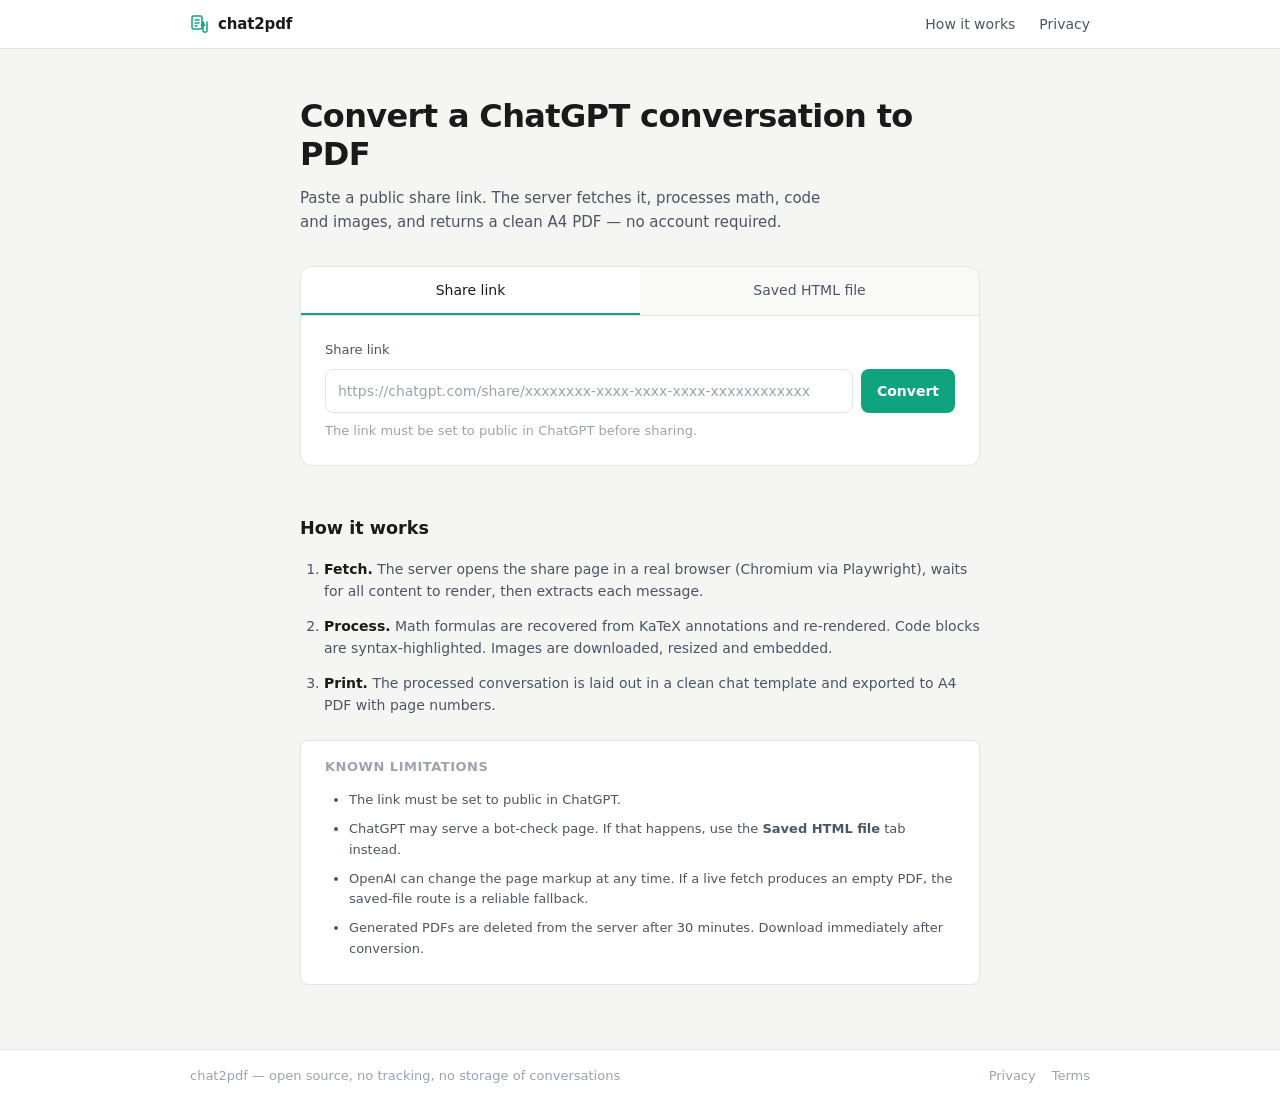
<file: app/static/index.html>
<!doctype html>
<html lang="en">
<head>
<meta charset="utf-8">
<meta name="viewport" content="width=device-width, initial-scale=1">
<title>ChatGPT to PDF</title>
<link rel="icon" href="favicon.ico" sizes="any">
<link rel="stylesheet" href="style.css">
</head>
<body>
  <div class="layout">
    <header class="site-header">
      <div class="header-inner">
        <div class="wordmark">
          <span class="wordmark-icon" aria-hidden="true">
            <svg width="20" height="20" viewBox="0 0 20 20" fill="none" xmlns="http://www.w3.org/2000/svg">
              <rect x="2" y="2" width="10" height="13" rx="1.5" stroke="currentColor" stroke-width="1.5" fill="none"/>
              <path d="M5 6h4M5 9h4M5 12h2" stroke="currentColor" stroke-width="1.5" stroke-linecap="round"/>
              <path d="M13 8v9a1 1 0 0 0 1 1h2a1 1 0 0 0 1-1V8" stroke="currentColor" stroke-width="1.5" stroke-linecap="round" stroke-linejoin="round"/>
              <path d="M11.5 11.5l1.5-3.5 1.5 3.5" stroke="currentColor" stroke-width="1.5" stroke-linecap="round" stroke-linejoin="round"/>
            </svg>
          </span>
          <span>chat2pdf</span>
        </div>
        <nav class="header-links">
          <a href="#how-it-works">How it works</a>
          <a href="privacy.html">Privacy</a>
        </nav>
      </div>
    </header>

    <main class="main">
      <section class="hero">
        <h1>Convert a ChatGPT conversation to PDF</h1>
        <p class="hero-desc">
          Paste a public share link. The server fetches it, processes math,
          code and images, and returns a clean A4 PDF — no account required.
        </p>
      </section>

      <div class="converter-card">
        <!-- Tab bar -->
        <div class="tab-bar" role="tablist">
          <button class="tab active" role="tab" aria-selected="true"
                  aria-controls="panel-url" id="tab-url"
                  onclick="switchTab('url')">
            Share link
          </button>
          <button class="tab" role="tab" aria-selected="false"
                  aria-controls="panel-file" id="tab-file"
                  onclick="switchTab('file')">
            Saved HTML file
          </button>
        </div>

        <!-- URL panel -->
        <div id="panel-url" role="tabpanel" aria-labelledby="tab-url" class="tab-panel">
          <form id="form-url" novalidate>
            <label for="url-input" class="field-label">Share link</label>
            <div class="input-row">
              <input
                id="url-input"
                type="url"
                name="url"
                autocomplete="off"
                spellcheck="false"
                placeholder="https://chatgpt.com/share/xxxxxxxx-xxxx-xxxx-xxxx-xxxxxxxxxxxx"
                aria-describedby="url-hint"
              >
              <button type="submit" id="btn-url">Convert</button>
            </div>
            <p class="field-hint" id="url-hint">
              The link must be set to public in ChatGPT before sharing.
            </p>
          </form>
        </div>

        <!-- File panel -->
        <div id="panel-file" role="tabpanel" aria-labelledby="tab-file"
             class="tab-panel hidden">
          <form id="form-file" enctype="multipart/form-data" novalidate>
            <label for="file-input" class="field-label">HTML file</label>
            <div class="file-drop-area" id="drop-area">
              <input
                id="file-input"
                type="file"
                name="file"
                accept=".html,text/html"
                aria-describedby="file-hint"
              >
              <div class="file-drop-label" id="drop-label" aria-live="polite">
                <span>Drop file here or <span class="file-browse">browse</span></span>
              </div>
            </div>
            <p class="field-hint" id="file-hint">
              In your browser open the share link, then use
              <kbd>File → Save Page As…</kbd> (complete HTML). Upload that file here.
              Use this if the live fetch is blocked.
            </p>
            <button type="submit" id="btn-file" disabled>Convert</button>
          </form>
        </div>

        <!-- Status area — shared between both forms -->
        <div class="status-area" id="status-area" hidden>
          <div class="status-row">
            <span class="status-indicator" id="status-indicator" aria-hidden="true"></span>
            <p class="status-text" id="status-text" role="status" aria-live="polite"></p>
          </div>
          <a id="download-link" class="btn-download" hidden
             aria-label="Download the generated PDF">
            Download PDF
          </a>
        </div>
      </div>

      <section class="how-it-works" id="how-it-works">
        <h2>How it works</h2>
        <ol class="steps">
          <li>
            <strong>Fetch.</strong>
            The server opens the share page in a real browser (Chromium via Playwright),
            waits for all content to render, then extracts each message.
          </li>
          <li>
            <strong>Process.</strong>
            Math formulas are recovered from KaTeX annotations and re-rendered.
            Code blocks are syntax-highlighted. Images are downloaded, resized
            and embedded.
          </li>
          <li>
            <strong>Print.</strong>
            The processed conversation is laid out in a clean chat template and
            exported to A4 PDF with page numbers.
          </li>
        </ol>

        <div class="caveats">
          <h3>Known limitations</h3>
          <ul>
            <li>The link must be set to public in ChatGPT.</li>
            <li>
              ChatGPT may serve a bot-check page. If that happens, use the
              <strong>Saved HTML file</strong> tab instead.
            </li>
            <li>
              OpenAI can change the page markup at any time. If a live fetch
              produces an empty PDF, the saved-file route is a reliable fallback.
            </li>
            <li>
              Generated PDFs are deleted from the server after 30 minutes.
              Download immediately after conversion.
            </li>
          </ul>
        </div>
      </section>
    </main>

    <footer class="site-footer">
      <div class="footer-inner">
        <span>chat2pdf — open source, no tracking, no storage of conversations</span>
        <nav>
          <a href="privacy.html">Privacy</a>
          <a href="terms.html">Terms</a>
        </nav>
      </div>
    </footer>
  </div>

  <script src="app.js"></script>
</body>
</html>
</file>
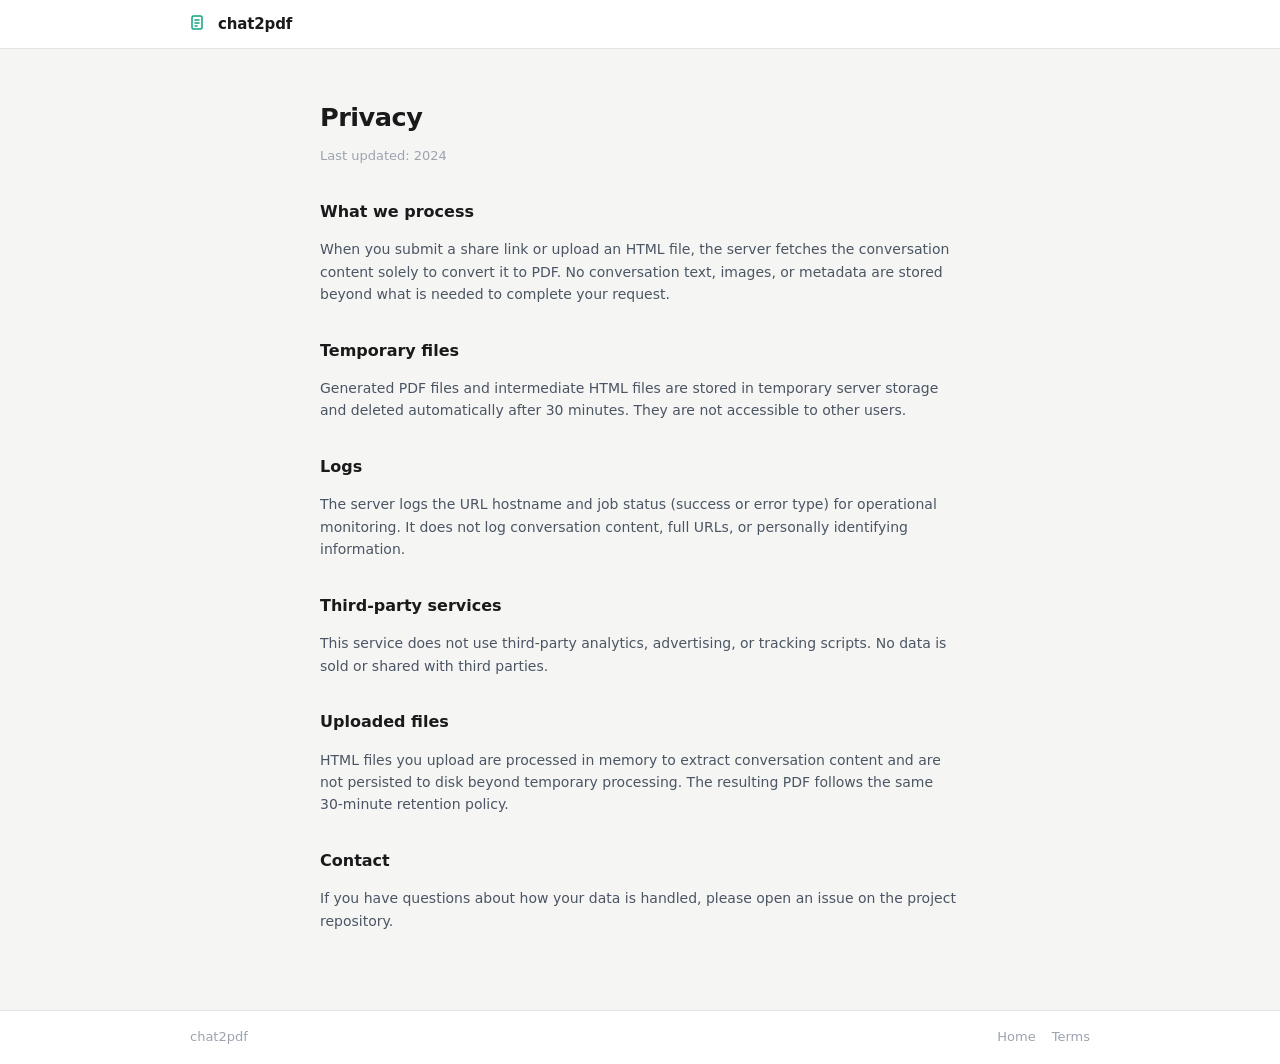
<file: app/static/privacy.html>
<!doctype html>
<html lang="en">
<head>
<meta charset="utf-8">
<meta name="viewport" content="width=device-width, initial-scale=1">
<title>Privacy — chat2pdf</title>
<link rel="icon" href="favicon.ico" sizes="any">
<link rel="stylesheet" href="style.css">
</head>
<body>
  <div class="layout">
    <header class="site-header">
      <div class="header-inner">
        <a href="/" class="wordmark">
          <span class="wordmark-icon" aria-hidden="true">
            <svg width="20" height="20" viewBox="0 0 20 20" fill="none" xmlns="http://www.w3.org/2000/svg">
              <rect x="2" y="2" width="10" height="13" rx="1.5" stroke="currentColor" stroke-width="1.5" fill="none"/>
              <path d="M5 6h4M5 9h4M5 12h2" stroke="currentColor" stroke-width="1.5" stroke-linecap="round"/>
            </svg>
          </span>
          <span>chat2pdf</span>
        </a>
      </div>
    </header>

    <main class="prose-page">
      <h1>Privacy</h1>
      <p class="meta">Last updated: 2024</p>

      <h2>What we process</h2>
      <p>
        When you submit a share link or upload an HTML file, the server fetches the
        conversation content solely to convert it to PDF. No conversation text, images,
        or metadata are stored beyond what is needed to complete your request.
      </p>

      <h2>Temporary files</h2>
      <p>
        Generated PDF files and intermediate HTML files are stored in temporary server
        storage and deleted automatically after 30 minutes. They are not accessible to
        other users.
      </p>

      <h2>Logs</h2>
      <p>
        The server logs the URL hostname and job status (success or error type) for
        operational monitoring. It does not log conversation content, full URLs, or
        personally identifying information.
      </p>

      <h2>Third-party services</h2>
      <p>
        This service does not use third-party analytics, advertising, or tracking scripts.
        No data is sold or shared with third parties.
      </p>

      <h2>Uploaded files</h2>
      <p>
        HTML files you upload are processed in memory to extract conversation content and
        are not persisted to disk beyond temporary processing. The resulting PDF follows
        the same 30-minute retention policy.
      </p>

      <h2>Contact</h2>
      <p>
        If you have questions about how your data is handled, please open an issue on
        the project repository.
      </p>
    </main>

    <footer class="site-footer">
      <div class="footer-inner">
        <span>chat2pdf</span>
        <nav>
          <a href="/">Home</a>
          <a href="terms.html">Terms</a>
        </nav>
      </div>
    </footer>
  </div>
</body>
</html>
</file>
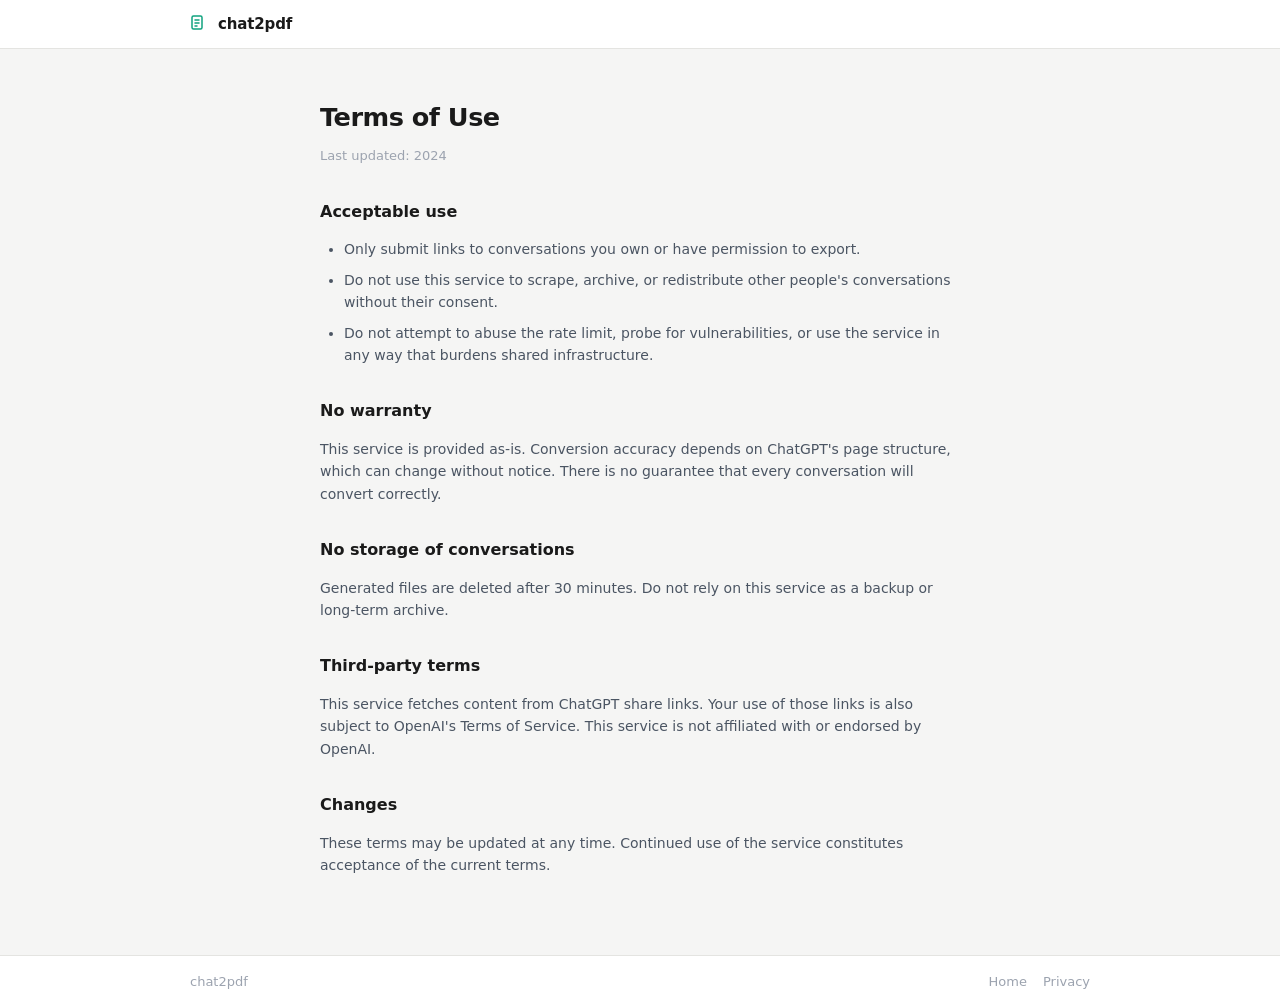
<file: app/static/terms.html>
<!doctype html>
<html lang="en">
<head>
<meta charset="utf-8">
<meta name="viewport" content="width=device-width, initial-scale=1">
<title>Terms — chat2pdf</title>
<link rel="icon" href="favicon.ico" sizes="any">
<link rel="stylesheet" href="style.css">
</head>
<body>
  <div class="layout">
    <header class="site-header">
      <div class="header-inner">
        <a href="/" class="wordmark">
          <span class="wordmark-icon" aria-hidden="true">
            <svg width="20" height="20" viewBox="0 0 20 20" fill="none" xmlns="http://www.w3.org/2000/svg">
              <rect x="2" y="2" width="10" height="13" rx="1.5" stroke="currentColor" stroke-width="1.5" fill="none"/>
              <path d="M5 6h4M5 9h4M5 12h2" stroke="currentColor" stroke-width="1.5" stroke-linecap="round"/>
            </svg>
          </span>
          <span>chat2pdf</span>
        </a>
      </div>
    </header>

    <main class="prose-page">
      <h1>Terms of Use</h1>
      <p class="meta">Last updated: 2024</p>

      <h2>Acceptable use</h2>
      <ul>
        <li>Only submit links to conversations you own or have permission to export.</li>
        <li>
          Do not use this service to scrape, archive, or redistribute other people's
          conversations without their consent.
        </li>
        <li>
          Do not attempt to abuse the rate limit, probe for vulnerabilities, or use the
          service in any way that burdens shared infrastructure.
        </li>
      </ul>

      <h2>No warranty</h2>
      <p>
        This service is provided as-is. Conversion accuracy depends on ChatGPT's page
        structure, which can change without notice. There is no guarantee that every
        conversation will convert correctly.
      </p>

      <h2>No storage of conversations</h2>
      <p>
        Generated files are deleted after 30 minutes. Do not rely on this service as a
        backup or long-term archive.
      </p>

      <h2>Third-party terms</h2>
      <p>
        This service fetches content from ChatGPT share links. Your use of those links is
        also subject to OpenAI's Terms of Service. This service is not affiliated with or
        endorsed by OpenAI.
      </p>

      <h2>Changes</h2>
      <p>
        These terms may be updated at any time. Continued use of the service constitutes
        acceptance of the current terms.
      </p>
    </main>

    <footer class="site-footer">
      <div class="footer-inner">
        <span>chat2pdf</span>
        <nav>
          <a href="/">Home</a>
          <a href="privacy.html">Privacy</a>
        </nav>
      </div>
    </footer>
  </div>
</body>
</html>
</file>
<file: app/static/style.css>
/* ============================================================
   chat2pdf — UI stylesheet
   Color system, spacing scale, and component styles only.
   No decorative gradients, orbs, or generic SaaS patterns.
   ============================================================ */

/* ---- tokens ---- */
:root {
  --bg:            #f5f5f4;
  --surface:       #ffffff;
  --surface-2:     #f9f9f8;
  --border:        #e4e4e1;
  --border-focus:  #1a1a1a;
  --text:          #1a1a1a;
  --text-secondary:#4b5563;
  --text-muted:    #9ca3af;
  --primary:       #10a37f;
  --primary-hover: #0d8f6f;
  --primary-text:  #ffffff;
  --error:         #b42318;
  --error-bg:      #fef2f2;
  --success:       #15803d;

  --radius-sm:  4px;
  --radius-md:  8px;
  --radius-lg:  12px;

  --sp-1:  4px;
  --sp-2:  8px;
  --sp-3:  12px;
  --sp-4:  16px;
  --sp-5:  24px;
  --sp-6:  32px;
  --sp-7:  48px;
  --sp-8:  64px;
}

/* ---- reset ---- */
*, *::before, *::after { box-sizing: border-box; }
html { -webkit-text-size-adjust: 100%; }
body {
  margin: 0;
  font: 15px/1.6 "Inter", "Segoe UI", system-ui, -apple-system, sans-serif;
  color: var(--text);
  background: var(--bg);
}
a { color: inherit; text-decoration: underline; }
a:hover { color: var(--primary); }

/* ---- layout ---- */
.layout {
  min-height: 100vh;
  display: flex;
  flex-direction: column;
}
.main {
  flex: 1;
  width: min(680px, 92vw);
  margin: 0 auto;
  padding: var(--sp-7) 0 var(--sp-8);
}

/* ---- header ---- */
.site-header {
  border-bottom: 1px solid var(--border);
  background: var(--surface);
}
.header-inner {
  width: min(900px, 92vw);
  margin: 0 auto;
  padding: var(--sp-3) 0;
  display: flex;
  align-items: center;
  justify-content: space-between;
  gap: var(--sp-4);
}
.wordmark {
  display: flex;
  align-items: center;
  gap: var(--sp-2);
  font-weight: 600;
  font-size: 15px;
  color: var(--text);
  text-decoration: none;
  letter-spacing: -0.01em;
}
.wordmark-icon { color: var(--primary); display: flex; }
.header-links {
  display: flex;
  gap: var(--sp-5);
  font-size: 14px;
  color: var(--text-secondary);
}
.header-links a { text-decoration: none; }
.header-links a:hover { color: var(--text); }

/* ---- hero ---- */
.hero { margin-bottom: var(--sp-6); }
.hero h1 {
  font-size: clamp(1.5rem, 4vw, 2rem);
  font-weight: 700;
  letter-spacing: -0.02em;
  line-height: 1.2;
  margin: 0 0 var(--sp-3);
  color: var(--text);
}
.hero-desc {
  margin: 0;
  font-size: 15px;
  color: var(--text-secondary);
  max-width: 56ch;
}

/* ---- converter card ---- */
.converter-card {
  background: var(--surface);
  border: 1px solid var(--border);
  border-radius: var(--radius-lg);
  overflow: hidden;
  margin-bottom: var(--sp-7);
}

/* ---- tab bar ---- */
.tab-bar {
  display: flex;
  border-bottom: 1px solid var(--border);
  background: var(--surface-2);
}
.tab {
  flex: 1;
  padding: var(--sp-3) var(--sp-4);
  font: inherit;
  font-size: 14px;
  font-weight: 500;
  color: var(--text-secondary);
  background: none;
  border: none;
  border-bottom: 2px solid transparent;
  cursor: pointer;
  transition: color 0.15s, border-color 0.15s;
  text-align: center;
}
.tab:hover { color: var(--text); }
.tab.active {
  color: var(--text);
  border-bottom-color: var(--primary);
  background: var(--surface);
}
.tab:focus-visible {
  outline: 2px solid var(--primary);
  outline-offset: -2px;
}

/* ---- tab panels ---- */
.tab-panel { padding: var(--sp-5); }
.tab-panel.hidden { display: none; }

/* ---- field label ---- */
.field-label {
  display: block;
  font-size: 13px;
  font-weight: 500;
  color: var(--text-secondary);
  margin-bottom: var(--sp-2);
}

/* ---- input row ---- */
.input-row {
  display: flex;
  gap: var(--sp-2);
}
input[type="url"] {
  flex: 1;
  min-width: 0;
  padding: 10px var(--sp-3);
  font: inherit;
  font-size: 14px;
  color: var(--text);
  background: var(--surface);
  border: 1px solid var(--border);
  border-radius: var(--radius-md);
  outline: none;
  transition: border-color 0.15s;
}
input[type="url"]:focus {
  border-color: var(--border-focus);
}
input[type="url"]::placeholder { color: var(--text-muted); }

/* ---- field hint ---- */
.field-hint {
  margin: var(--sp-2) 0 0;
  font-size: 13px;
  color: var(--text-muted);
  line-height: 1.5;
}

/* ---- primary button ---- */
button[type="submit"],
.btn-download {
  display: inline-block;
  padding: 10px var(--sp-4);
  font: inherit;
  font-size: 14px;
  font-weight: 600;
  color: var(--primary-text);
  background: var(--primary);
  border: none;
  border-radius: var(--radius-md);
  cursor: pointer;
  text-decoration: none;
  transition: background 0.15s;
  white-space: nowrap;
}
button[type="submit"]:hover,
.btn-download:hover { background: var(--primary-hover); }
button[type="submit"]:focus-visible,
.btn-download:focus-visible {
  outline: 2px solid var(--primary);
  outline-offset: 2px;
}
button[type="submit"]:disabled {
  opacity: 0.55;
  cursor: not-allowed;
}

/* ---- file input area ---- */
.file-drop-area {
  position: relative;
  border: 1px dashed var(--border);
  border-radius: var(--radius-md);
  padding: var(--sp-6) var(--sp-4);
  text-align: center;
  cursor: pointer;
  transition: border-color 0.15s, background 0.15s;
  margin-bottom: var(--sp-3);
}
.file-drop-area:hover,
.file-drop-area.dragover {
  border-color: var(--primary);
  background: #f0fdf8;
}
.file-drop-area input[type="file"] {
  position: absolute;
  inset: 0;
  opacity: 0;
  cursor: pointer;
  width: 100%;
  height: 100%;
}
.file-drop-label {
  font-size: 14px;
  color: var(--text-secondary);
  pointer-events: none;
}
.file-browse { color: var(--primary); font-weight: 500; }
#form-file button[type="submit"] { margin-top: var(--sp-1); }

/* ---- status area ---- */
.status-area {
  padding: var(--sp-4) var(--sp-5);
  border-top: 1px solid var(--border);
}
.status-row {
  display: flex;
  align-items: flex-start;
  gap: var(--sp-2);
}
.status-indicator {
  flex-shrink: 0;
  width: 8px;
  height: 8px;
  border-radius: 50%;
  margin-top: 7px;
  background: var(--text-muted);
}
.status-indicator.working {
  background: var(--primary);
  animation: pulse 1.4s ease-in-out infinite;
}
.status-indicator.done    { background: var(--success); animation: none; }
.status-indicator.error   { background: var(--error);   animation: none; }

@keyframes pulse {
  0%, 100% { opacity: 1; }
  50%       { opacity: 0.35; }
}

.status-text {
  margin: 0;
  font-size: 14px;
  color: var(--text-secondary);
  line-height: 1.5;
}
.status-text.error { color: var(--error); }

.btn-download {
  margin-top: var(--sp-3);
}

/* ---- how it works ---- */
.how-it-works { margin-top: var(--sp-7); }
.how-it-works h2 {
  font-size: 1.1rem;
  font-weight: 600;
  margin: 0 0 var(--sp-4);
  color: var(--text);
}
.steps {
  margin: 0 0 var(--sp-5);
  padding-left: var(--sp-5);
  color: var(--text-secondary);
  font-size: 14px;
}
.steps li { margin-bottom: var(--sp-3); }
.steps strong { color: var(--text); }

.caveats {
  background: var(--surface);
  border: 1px solid var(--border);
  border-radius: var(--radius-md);
  padding: var(--sp-4) var(--sp-5);
}
.caveats h3 {
  font-size: 13px;
  font-weight: 600;
  text-transform: uppercase;
  letter-spacing: 0.04em;
  color: var(--text-muted);
  margin: 0 0 var(--sp-3);
}
.caveats ul {
  margin: 0;
  padding-left: var(--sp-5);
  font-size: 13px;
  color: var(--text-secondary);
}
.caveats li { margin-bottom: var(--sp-2); }

/* ---- footer ---- */
.site-footer {
  border-top: 1px solid var(--border);
  background: var(--surface);
  padding: var(--sp-4) 0;
  font-size: 13px;
  color: var(--text-muted);
}
.footer-inner {
  width: min(900px, 92vw);
  margin: 0 auto;
  display: flex;
  align-items: center;
  justify-content: space-between;
  gap: var(--sp-4);
  flex-wrap: wrap;
}
.footer-inner nav { display: flex; gap: var(--sp-4); }
.footer-inner a { text-decoration: none; }
.footer-inner a:hover { color: var(--text); }

/* ---- kbd ---- */
kbd {
  font: 12px "SF Mono", "Cascadia Code", "Consolas", monospace;
  background: var(--surface-2);
  border: 1px solid var(--border);
  border-radius: var(--radius-sm);
  padding: 1px 5px;
  color: var(--text-secondary);
}

/* ---- privacy / terms pages ---- */
.prose-page {
  width: min(640px, 92vw);
  margin: 0 auto;
  padding: var(--sp-7) 0 var(--sp-8);
}
.prose-page h1 {
  font-size: 1.6rem;
  font-weight: 700;
  letter-spacing: -0.02em;
  margin: 0 0 var(--sp-2);
}
.prose-page .meta {
  font-size: 13px;
  color: var(--text-muted);
  margin: 0 0 var(--sp-6);
}
.prose-page h2 {
  font-size: 1rem;
  font-weight: 600;
  margin: var(--sp-6) 0 var(--sp-2);
}
.prose-page p,
.prose-page ul { font-size: 14px; color: var(--text-secondary); }
.prose-page ul { padding-left: var(--sp-5); }
.prose-page li { margin-bottom: var(--sp-2); }

/* ---- responsive ---- */
@media (max-width: 540px) {
  .input-row { flex-direction: column; }
  input[type="url"],
  button[type="submit"] { width: 100%; }
  .tab { font-size: 13px; padding: var(--sp-2) var(--sp-3); }
  .header-links { display: none; }
  .footer-inner { flex-direction: column; align-items: flex-start; gap: var(--sp-2); }
}
</file>
